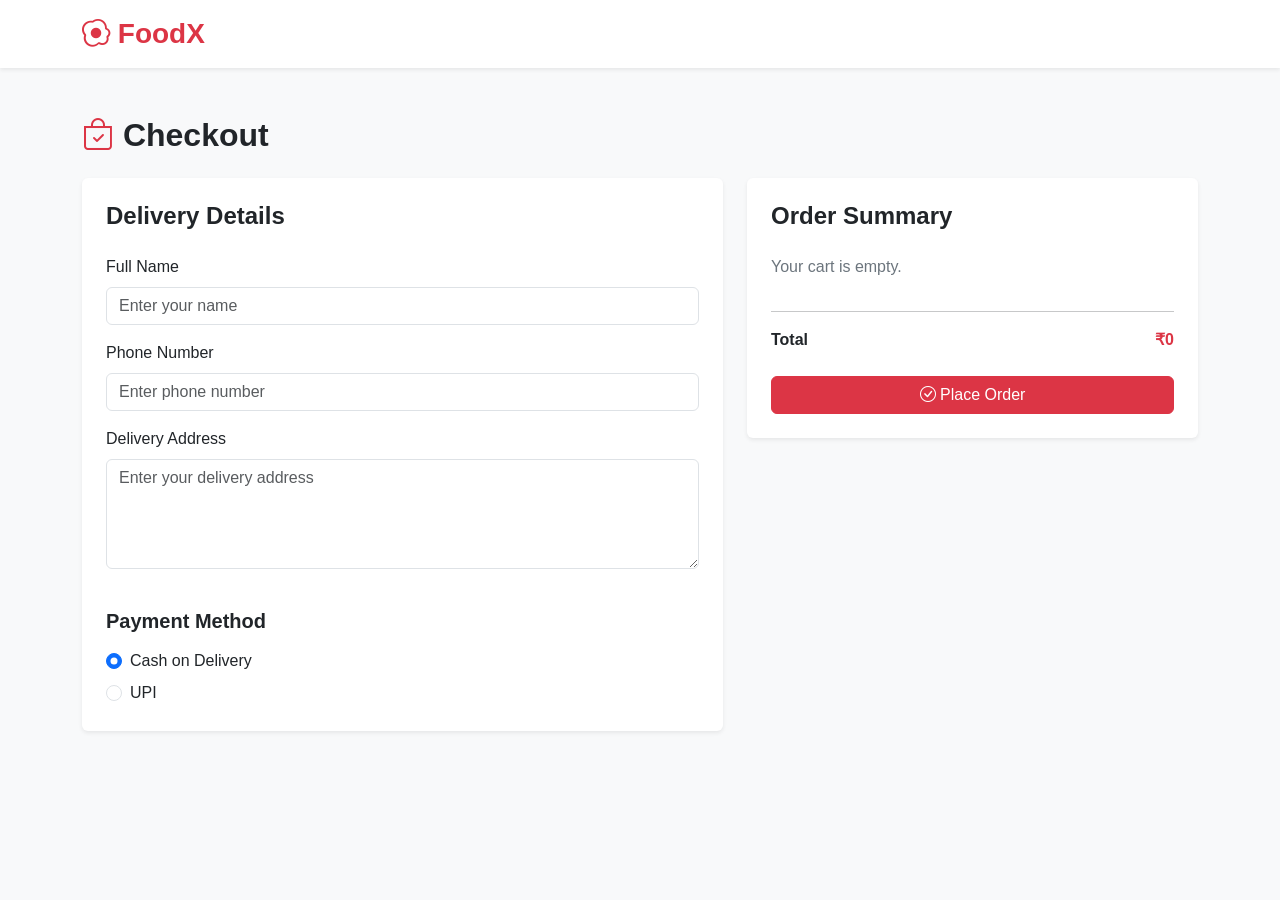
<file: checkout.html>
<!DOCTYPE html>
<html lang="en">

<head>
    <meta charset="UTF-8">
    <meta name="viewport" content="width=device-width, initial-scale=1.0">

    <title>FoodX - Checkout</title>

    <link href="https://cdn.jsdelivr.net/npm/bootstrap@5.3.3/dist/css/bootstrap.min.css" rel="stylesheet">

    <link rel="stylesheet" href="https://cdn.jsdelivr.net/npm/bootstrap-icons@1.11.3/font/bootstrap-icons.min.css">

    <link rel="stylesheet" href="food.css">
</head>
<script>
    function placeOrder() {

        const name =
            document.getElementById("name").value;

        const phone =
            document.getElementById("phone").value;

        const address =
            document.getElementById("address").value;


        if (
            name === "" ||
            phone === "" ||
            address === ""
        ) {

            alert("Please fill all delivery details.");

            return;
        }


        // Get cart items

        const cart =
            JSON.parse(
                localStorage.getItem("foodCart")
            ) || [];


        if (cart.length === 0) {

            alert("Your cart is empty!");

            return;
        }


        // Create order

        const order = {

            orderId:
                "FX" + Date.now(),

            date:
                new Date().toLocaleString(),

            customerName:
                name,

            customerPhone:
                phone,

            customerAddress:
                address,

            items:
                cart,

            status:
                "Order Placed"

        };


        // Get previous orders

        const orders =
            JSON.parse(
                localStorage.getItem("foodOrders")
            ) || [];


        // Save new order

        orders.push(order);

        localStorage.setItem("foodOrders", JSON.stringify(orders));

        // Save customer details

        localStorage.setItem(
            "customerName",
            name
        );

        localStorage.setItem(
            "customerPhone",
            phone
        );

        localStorage.setItem(
            "customerAddress",
            address
        );


        // Clear cart

        localStorage.removeItem("foodCart");


        // Go to success page

        window.location.href =
            "order-success.html";
    }
</script>

<body class="bg-light">

    <nav class="navbar bg-white shadow-sm">
        <div class="container">
            <a class="navbar-brand fw-bold text-danger fs-3" href="food.html">
                <i class="bi bi-egg-fried"></i> FoodX
            </a>
        </div>
    </nav>

    <div class="container py-5">

        <h2 class="fw-bold mb-4">
            <i class="bi bi-bag-check text-danger"></i>
            Checkout
        </h2>

        <div class="row g-4">

            <!-- DELIVERY DETAILS -->

            <div class="col-lg-7">

                <div class="card shadow-sm border-0 p-4">

                    <h4 class="fw-bold mb-4">
                        Delivery Details
                    </h4>

                    <label class="form-label">Full Name</label>

                    <input type="text" id="name" class="form-control mb-3" placeholder="Enter your name">

                    <label class="form-label">Phone Number</label>

                    <input type="tel" id="phone" class="form-control mb-3" placeholder="Enter phone number">

                    <label class="form-label">Delivery Address</label>

                    <textarea id="address" class="form-control mb-3" rows="4"
                        placeholder="Enter your delivery address"></textarea>

                    <h5 class="fw-bold mt-4 mb-3">
                        Payment Method
                    </h5>

                    <div class="form-check mb-2">

                        <input class="form-check-input" type="radio" name="payment" value="Cash on Delivery" checked>

                        <label class="form-check-label">
                            Cash on Delivery
                        </label>

                    </div>

                    <div class="form-check">

                        <input class="form-check-input" type="radio" name="payment" value="UPI">

                        <label class="form-check-label">
                            UPI
                        </label>

                    </div>

                </div>

            </div>


            <!-- ORDER SUMMARY -->

            <div class="col-lg-5">

                <div class="card shadow-sm border-0 p-4">

                    <h4 class="fw-bold mb-4">
                        Order Summary
                    </h4>

                    <div id="checkoutItems">
                        Loading cart...
                    </div>

                    <hr>

                    <div class="d-flex justify-content-between">

                        <strong>Total</strong>

                        <strong id="checkoutTotal" class="text-danger">
                            ₹0
                        </strong>

                    </div>

                    <button class="btn btn-danger w-100 mt-4" onclick="placeOrder()">

                        <i class="bi bi-check-circle"></i>
                        Place Order

                    </button>

                </div>

            </div>

        </div>

    </div>


    <script>

        const cart =
            JSON.parse(localStorage.getItem("foodCart")) || [];

        let total = 0;

        const itemsContainer =
            document.getElementById("checkoutItems");


        if (cart.length === 0) {

            itemsContainer.innerHTML =
                `<p class="text-secondary">
            Your cart is empty.
        </p>`;

        } else {

            itemsContainer.innerHTML = "";

            cart.forEach(item => {

                total += item.price * item.quantity;

                itemsContainer.innerHTML += `

            <div class="d-flex justify-content-between mb-3">

                <div>

                    <strong>
                        ${item.name}
                    </strong>

                    <br>

                    <small class="text-secondary">
                        ${item.restaurant}
                    </small>

                    <br>

                    <small>
                        Qty: ${item.quantity}
                    </small>

                </div>

                <strong>
                    ₹${item.price * item.quantity}
                </strong>

            </div>

        `;

            });

        }

        document.getElementById("checkoutTotal").innerText =
            "₹" + total;




    </script>

</body>

</html>
</file>
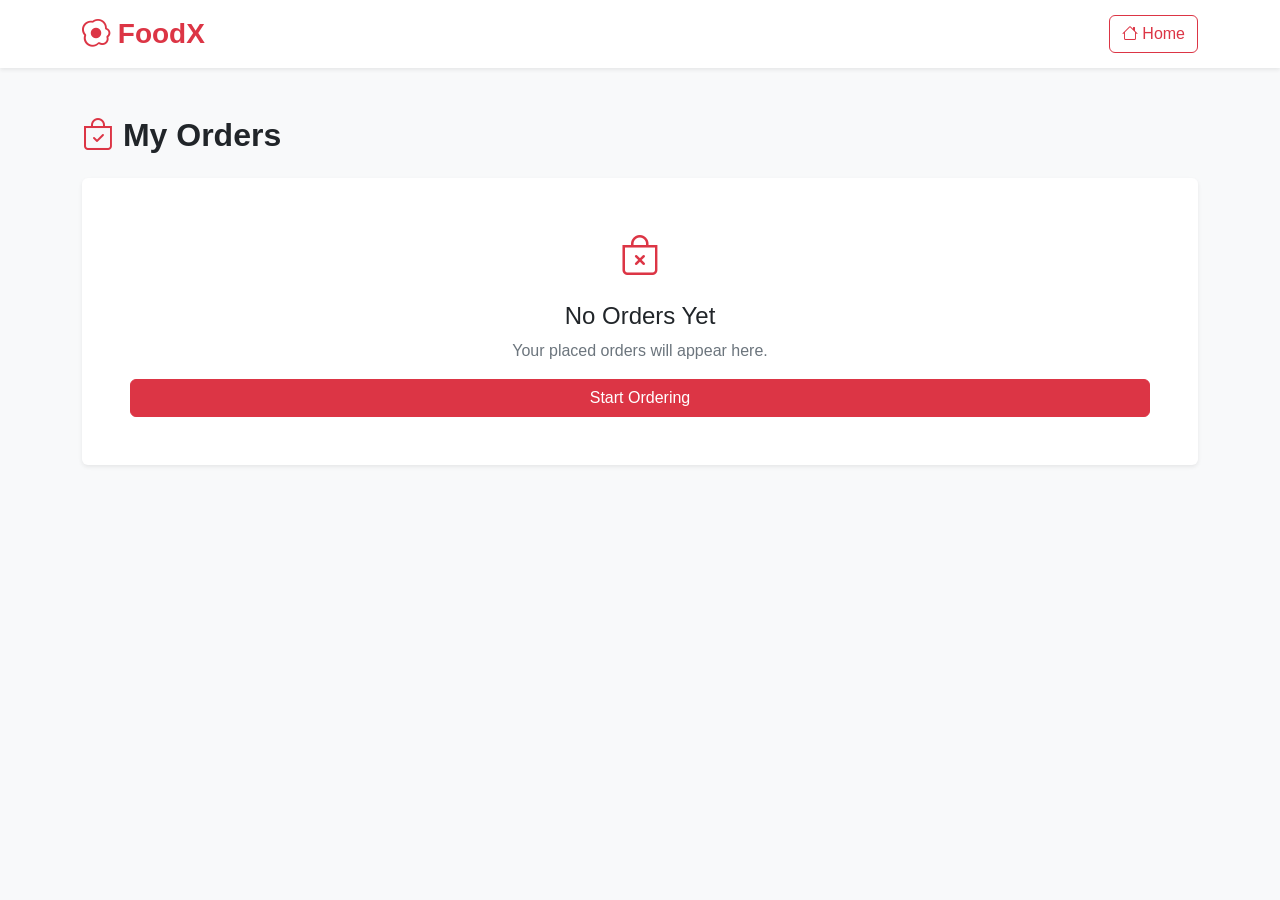
<file: my-orders.html>
<!DOCTYPE html>
<html lang="en">

<head>
    <meta charset="UTF-8">
    <meta name="viewport" content="width=device-width, initial-scale=1.0">

    <title>FoodX - My Orders</title>

    <link href="https://cdn.jsdelivr.net/npm/bootstrap@5.3.3/dist/css/bootstrap.min.css" rel="stylesheet">

    <link rel="stylesheet" href="https://cdn.jsdelivr.net/npm/bootstrap-icons@1.11.3/font/bootstrap-icons.min.css">

    <link rel="stylesheet" href="food.css">
</head>

<body class="bg-light">

    <!-- Navbar -->
    <nav class="navbar bg-white shadow-sm">
        <div class="container">

            <a class="navbar-brand fw-bold text-danger fs-3" href="food.html">
                <i class="bi bi-egg-fried"></i> FoodX
            </a>

            <a href="food.html" class="btn btn-outline-danger">
                <i class="bi bi-house"></i> Home
            </a>

        </div>
    </nav>


    <!-- My Orders -->
    <div class="container py-5">

        <h2 class="fw-bold mb-4">
            <i class="bi bi-bag-check text-danger"></i>
            My Orders
        </h2>

        <div id="ordersContainer"></div>

    </div>


    <script>

        const orders =
            JSON.parse(localStorage.getItem("foodOrders")) || [];

        const container =
            document.getElementById("ordersContainer");


        if (orders.length === 0) {

            container.innerHTML = `
                <div class="card shadow-sm border-0 p-5 text-center">

                    <i class="bi bi-bag-x text-danger fs-1"></i>

                    <h4 class="mt-3">
                        No Orders Yet
                    </h4>

                    <p class="text-secondary">
                        Your placed orders will appear here.
                    </p>

                    <a href="food.html"
                       class="btn btn-danger">
                        Start Ordering
                    </a>

                </div>
            `;

        } else {

            orders.reverse();

            orders.forEach(order => {

                let itemsHTML = "";

                order.items.forEach(item => {

                    itemsHTML += `
                        <div class="d-flex justify-content-between mb-2">

                            <span>
                                ${item.name}
                                × ${item.quantity}
                            </span>

                            <strong>
                                ₹${item.price * item.quantity}
                            </strong>

                        </div>
                    `;

                });


                let total = 0;

                order.items.forEach(item => {
                    total += item.price * item.quantity;
                });


                container.innerHTML += `

                    <div class="card shadow-sm border-0 mb-4">

                        <div class="card-body">

                            <div class="d-flex justify-content-between">

                                <div>
                                    <h5 class="fw-bold">
                                        Order #${order.orderId}
                                    </h5>

                                    <small class="text-secondary">
                                        ${order.date}
                                    </small>
                                </div>

                               <div>
    <span class="badge bg-success">
        ${order.status}
    </span>
    <div class="small text-secondary mt-2">
        Order Placed → Preparing → Out for Delivery → Delivered
    </div>
</div>
                            </div>
<div class="mt-3">

    <small class="fw-bold">Order Progress</small>

    <div class="progress mt-2" style="height: 8px;">
        <div class="progress-bar bg-success"
             style="width: ${getProgress(order.status)}%;">
        </div>
    </div>

</div>
                            <hr>

                            ${itemsHTML}

                            <hr>

                            <div class="d-flex justify-content-between">

                                <strong>Total</strong>

                                <strong class="text-danger">
                                    ₹${total}
                                </strong>

                            </div>
<button class="btn btn-outline-danger w-100 mt-3"
        onclick="viewOrderDetails('${order.orderId}')">
        <button class="btn btn-outline-secondary w-100 mt-2"
        onclick="cancelOrder('${order.orderId}')">
    <i class="bi bi-x-circle"></i>
    Cancel Order
</button>
    <i class="bi bi-eye"></i>
    View Details
</button>
                           <div class="mt-3">

    <small class="text-secondary">
        <i class="bi bi-person"></i>
        ${order.customerName}
    </small>

    <br>

    <small class="text-secondary">
        <i class="bi bi-telephone"></i>
        ${order.customerPhone}
    </small>

    <br>

    <small class="text-secondary">
        <i class="bi bi-geo-alt"></i>
        ${order.customerAddress}
    </small>

</div>

</div>
</div>
`;

            });

        }
        function viewOrderDetails(orderId) {

            const orders =
                JSON.parse(localStorage.getItem("foodOrders")) || [];

            const order =
                orders.find(o => o.orderId === orderId);

            if (!order) {
                alert("Order not found!");
                return;
            }

            let details = "";

            order.items.forEach(item => {
                details +=
                    item.name +
                    " × " +
                    item.quantity +
                    " = ₹" +
                    (item.price * item.quantity) +
                    "\n";
            });

            alert(
                "ORDER DETAILS\n\n" +
                "Order ID: " + order.orderId +
                "\nDate: " + order.date +
                "\nStatus: " + order.status +
                "\n\nITEMS:\n" + details +
                "\nCustomer: " + order.customerName +
                "\nPhone: " + order.customerPhone +
                "\nAddress: " + order.customerAddress
            );
        }
        function cancelOrder(orderId) {

            const orders =
                JSON.parse(localStorage.getItem("foodOrders")) || [];

            const order =
                orders.find(o => o.orderId === orderId);

            if (!order) {
                alert("Order not found!");
                return;
            }

            if (order.status === "Cancelled") {
                alert("Order is already cancelled.");
                return;
            }

            if (confirm("Are you sure you want to cancel this order?")) {

                order.status = "Cancelled";

                localStorage.setItem(
                    "foodOrders",
                    JSON.stringify(orders)
                );

                location.reload();
            }
        }
        function getProgress(status) {

            if (status === "Order Placed") {
                return 25;
            }

            if (status === "Preparing") {
                return 50;
            }

            if (status === "Out for Delivery") {
                return 75;
            }

            if (status === "Delivered") {
                return 100;
            }

            if (status === "Cancelled") {
                return 0;
            }

            return 25;
        }
    </script>

</body>

</html>
</file>
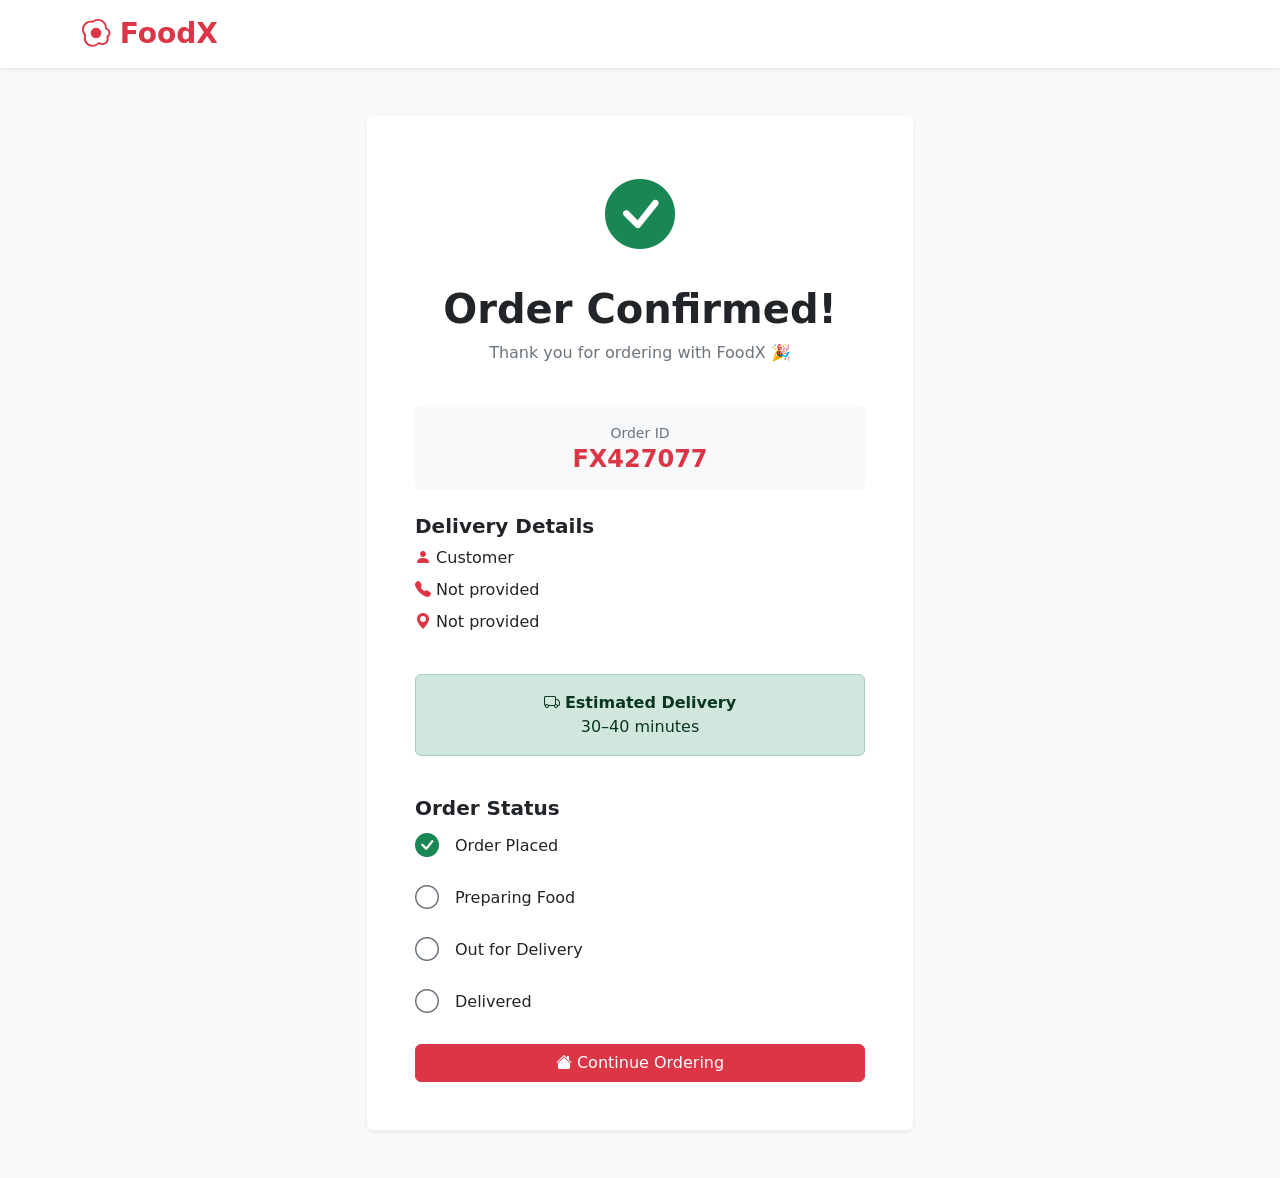
<file: order-success.html>
<!DOCTYPE html>
<html lang="en">

<head>
    <meta charset="UTF-8">

    <meta name="viewport" content="width=device-width, initial-scale=1.0">

    <title>FoodX - Order Confirmed</title>

    <link href="https://cdn.jsdelivr.net/npm/bootstrap@5.3.3/dist/css/bootstrap.min.css" rel="stylesheet">

    <link href="https://cdn.jsdelivr.net/npm/bootstrap-icons@1.11.3/font/bootstrap-icons.min.css" rel="stylesheet">
</head>


<body class="bg-light">


    <!-- NAVBAR -->

    <nav class="navbar bg-white shadow-sm">

        <div class="container">

            <a class="navbar-brand fw-bold text-danger fs-3" href="food.html">

                <i class="bi bi-egg-fried"></i>
                FoodX

            </a>

        </div>

    </nav>



    <!-- SUCCESS -->

    <div class="container py-5">

        <div class="row justify-content-center">

            <div class="col-md-7 col-lg-6">

                <div class="card border-0 shadow-sm text-center p-5">


                    <!-- SUCCESS ICON -->

                    <div class="text-success" style="font-size: 70px;">

                        <i class="bi bi-check-circle-fill"></i>

                    </div>


                    <h1 class="fw-bold mt-3">

                        Order Confirmed!

                    </h1>


                    <p class="text-secondary">

                        Thank you for ordering with FoodX 🎉

                    </p>



                    <!-- ORDER ID -->

                    <div class="bg-light rounded p-3 mt-4">

                        <small class="text-secondary">
                            Order ID
                        </small>

                        <h4 id="orderId" class="fw-bold text-danger mb-0">

                        </h4>

                    </div>



                    <!-- CUSTOMER -->

                    <div class="text-start mt-4">

                        <h5 class="fw-bold">
                            Delivery Details
                        </h5>

                        <p class="mb-2">

                            <i class="bi bi-person-fill text-danger"></i>

                            <span id="customerName">
                            </span>

                        </p>


                        <p class="mb-2">

                            <i class="bi bi-telephone-fill text-danger"></i>

                            <span id="customerPhone">
                            </span>

                        </p>


                        <p>

                            <i class="bi bi-geo-alt-fill text-danger"></i>

                            <span id="customerAddress">
                            </span>

                        </p>

                    </div>



                    <!-- DELIVERY -->

                    <div class="alert alert-success mt-4">

                        <i class="bi bi-truck"></i>

                        <strong>
                            Estimated Delivery
                        </strong>

                        <br>

                        30–40 minutes

                    </div>



                    <!-- STATUS -->

                    <div class="text-start mt-4">

                        <h5 class="fw-bold">
                            Order Status
                        </h5>


                        <div class="d-flex align-items-center mb-3">

                            <i class="bi bi-check-circle-fill text-success fs-4 me-3"></i>

                            <span>
                                Order Placed
                            </span>

                        </div>


                        <div class="d-flex align-items-center mb-3">

                            <i class="bi bi-circle text-secondary fs-4 me-3"></i>

                            <span>
                                Preparing Food
                            </span>

                        </div>


                        <div class="d-flex align-items-center mb-3">

                            <i class="bi bi-circle text-secondary fs-4 me-3"></i>

                            <span>
                                Out for Delivery
                            </span>

                        </div>


                        <div class="d-flex align-items-center">

                            <i class="bi bi-circle text-secondary fs-4 me-3"></i>

                            <span>
                                Delivered
                            </span>

                        </div>

                    </div>



                    <!-- BUTTON -->

                    <button class="btn btn-danger w-100 mt-4" onclick="goHome()">

                        <i class="bi bi-house-fill"></i>

                        Continue Ordering

                    </button>


                </div>

            </div>

        </div>

    </div>



    <script>


        // Generate Order ID

        let orderId =
            localStorage.getItem("orderId");


        if (!orderId) {

            orderId =
                "FX" +
                Math.floor(
                    100000 +
                    Math.random() * 900000
                );

            localStorage.setItem(
                "orderId",
                orderId
            );

        }



        // Display Order ID

        document.getElementById("orderId")
            .innerText = orderId;



        // Customer Details

        document.getElementById("customerName")
            .innerText =
            localStorage.getItem("customerName")
            || "Customer";


        document.getElementById("customerPhone")
            .innerText =
            localStorage.getItem("customerPhone")
            || "Not provided";


        document.getElementById("customerAddress")
            .innerText =
            localStorage.getItem("customerAddress")
            || "Not provided";



        // Go Home

        function goHome() {

            window.location.href =
                "food.html";

        }


    </script>


</body>

</html>
</file>
<file: food.css>
html {
    scroll-behavior: smooth;
}

body {
    font-family: Arial, sans-serif;
}


/* HERO */

.hero {
    padding-top: 100px;
    min-height: 90vh;

    background: linear-gradient(
        135deg,
        #ffffff,
        #fff1f1
    );

    display: flex;
    align-items: center;
}


.food-hero-icon {
    font-size: 220px;
    color: #dc3545;
}


/* SEARCH */

.search-box {
    max-width: 650px;
}

.search-box .form-control {
    height: 55px;
}


/* CATEGORIES */

.section-title {
    text-align: center;
}

.category-card {

    background: white;

    border-radius: 18px;

    padding: 30px 10px;

    text-align: center;

    box-shadow: 0 5px 20px rgba(0, 0, 0, 0.08);

    cursor: pointer;

    transition: 0.3s;
}

.category-card:hover {

    transform: translateY(-7px);

}

.category-card i {

    font-size: 45px;

    color: #dc3545;

}

.category-card h5 {

    margin-top: 15px;

}


/* FOOD CARD */

.food-card {

    border: none;

    border-radius: 18px;

    overflow: hidden;

    transition: 0.3s;

}

.food-card:hover {

    transform: translateY(-8px);

}

.food-image {

    height: 180px;

    background: #ffe3e3;

    display: flex;

    justify-content: center;

    align-items: center;

    font-size: 75px;

    color: #dc3545;

}


/* FEATURES */

.feature-icon {

    font-size: 45px;

    color: #dc3545;

}


/* MOBILE */

@media (max-width: 768px) {

    .food-hero-icon {

        font-size: 130px;

        margin-top: 40px;

    }

    .display-3 {

        font-size: 2.5rem;

    }

}
/* ================= MOBILE APP STYLE ================= */

@media (max-width: 768px) {

    /* Navbar */
    .navbar {
        padding: 10px 0;
    }

    .navbar-brand {
        font-size: 24px !important;
    }

    .navbar-toggler {
        border: none;
    }

    .navbar-nav {
        padding-top: 15px;
    }

    .navbar-nav .nav-item {
        margin: 5px 0 !important;
    }

    /* Hero */
    .hero {
        padding-top: 110px !important;
        padding-bottom: 50px !important;
    }

    .hero h1 {
        font-size: 38px;
        line-height: 1.15;
    }

    .hero p {
        font-size: 16px;
    }

    .food-hero-icon {
        margin-top: 30px;
    }

    /* Search */
    .search-box .input-group {
        flex-wrap: nowrap;
    }

    .search-box input {
        min-width: 0;
    }

    .search-box button {
        padding-left: 14px;
        padding-right: 14px;
    }

    /* Categories */
    #categories {
        padding-top: 40px !important;
        padding-bottom: 40px !important;
    }

    .category-card {
        padding: 20px 10px;
        border-radius: 16px;
    }

    /* Food cards */
    #foodContainer {
        padding-left: 5px;
        padding-right: 5px;
    }

    #foodContainer .card {
        border-radius: 18px;
        overflow: hidden;
    }

    /* Modals */
    .modal-dialog {
        margin: 10px;
    }

    .modal-content {
        border-radius: 18px;
    }

    /* Cart */
    #cartItems {
        max-height: 55vh;
        overflow-y: auto;
    }

    /* Footer */
    footer {
        padding-bottom: 30px !important;
    }
}


/* ================= EXTRA SMALL PHONES ================= */

@media (max-width: 400px) {

    .hero h1 {
        font-size: 32px;
    }

    .search-box button {
        font-size: 14px;
    }

    .category-card h5 {
        font-size: 15px;
    }

}
</file>
